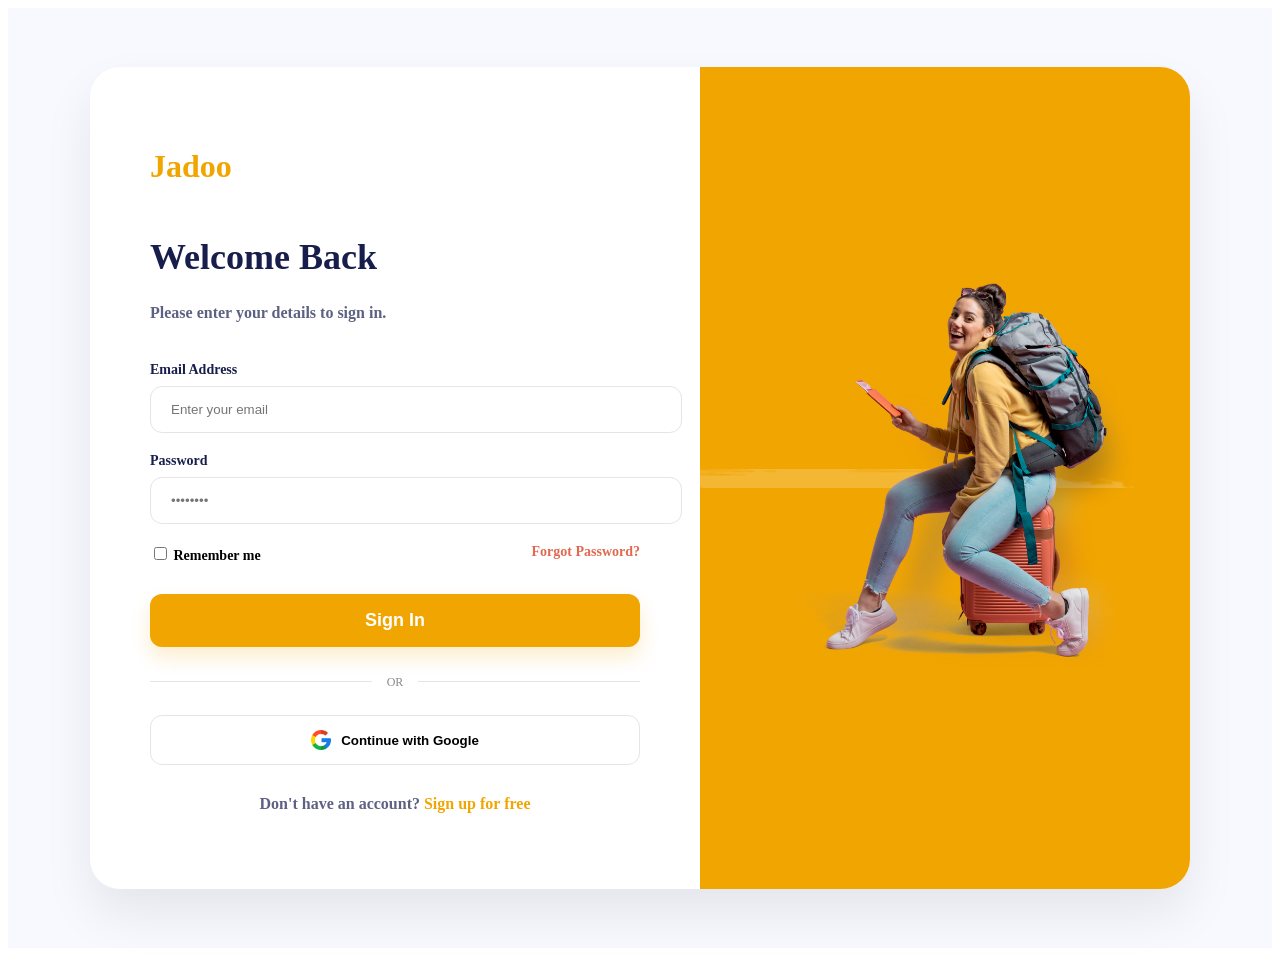
<file: Login.html>
<!DOCTYPE html>
<html lang="en">
<head>
    <meta charset="UTF-8">
    <meta name="viewport" content="width=device-width, initial-scale=1.0">
    <title>login page</title>
</head>
<body>
    <div class="login-page">
    <div class="login-container">
        <div class="login-content">
            <link rel="stylesheet" href="css/Login.css">
            <div class="logo">
                <h1>Jadoo<span class="dot1"></span><span class="dot2"></span></h1>
            </div>
            
            <h2 class="login-title">Welcome Back</h2>
            <p class="login-subtitle">Please enter your details to sign in.</p>

            <form class="login-form">
                <div class="input-group">
                    <label for="email">Email Address</label>
                    <input type="email" id="email" placeholder="Enter your email" required>
                </div>
                
                <div class="input-group">
                    <label for="password">Password</label>
                    <input type="password" id="password" placeholder="••••••••" required>
                </div>

                <div class="form-options">
                    <label class="remember-me">
                        <input type="checkbox"> Remember me
                    </label>
                    <a href="#" class="forgot-pass">Forgot Password?</a>
                </div>

                <button type="submit" class="btn-login">Sign In</button>
                
                <div class="divider">
                    <span>OR</span>
                </div>

                <button type="button" class="btn-google">
                    <img src="images/google.png" width="20px" alt="Google">
                    Continue with Google
                </button>
            </form>

            <p class="signup-link">Don't have an account? <a href="signup.html">Sign up for free</a></p>
        </div>
        
        <div class="login-visual">
            <div class="visual-bg-shape"></div>
            <img src="images/Traveller 1.png" alt="Travel" class="floating-img">
        </div>
    </div>
</div>
</body>
</html>
</file>
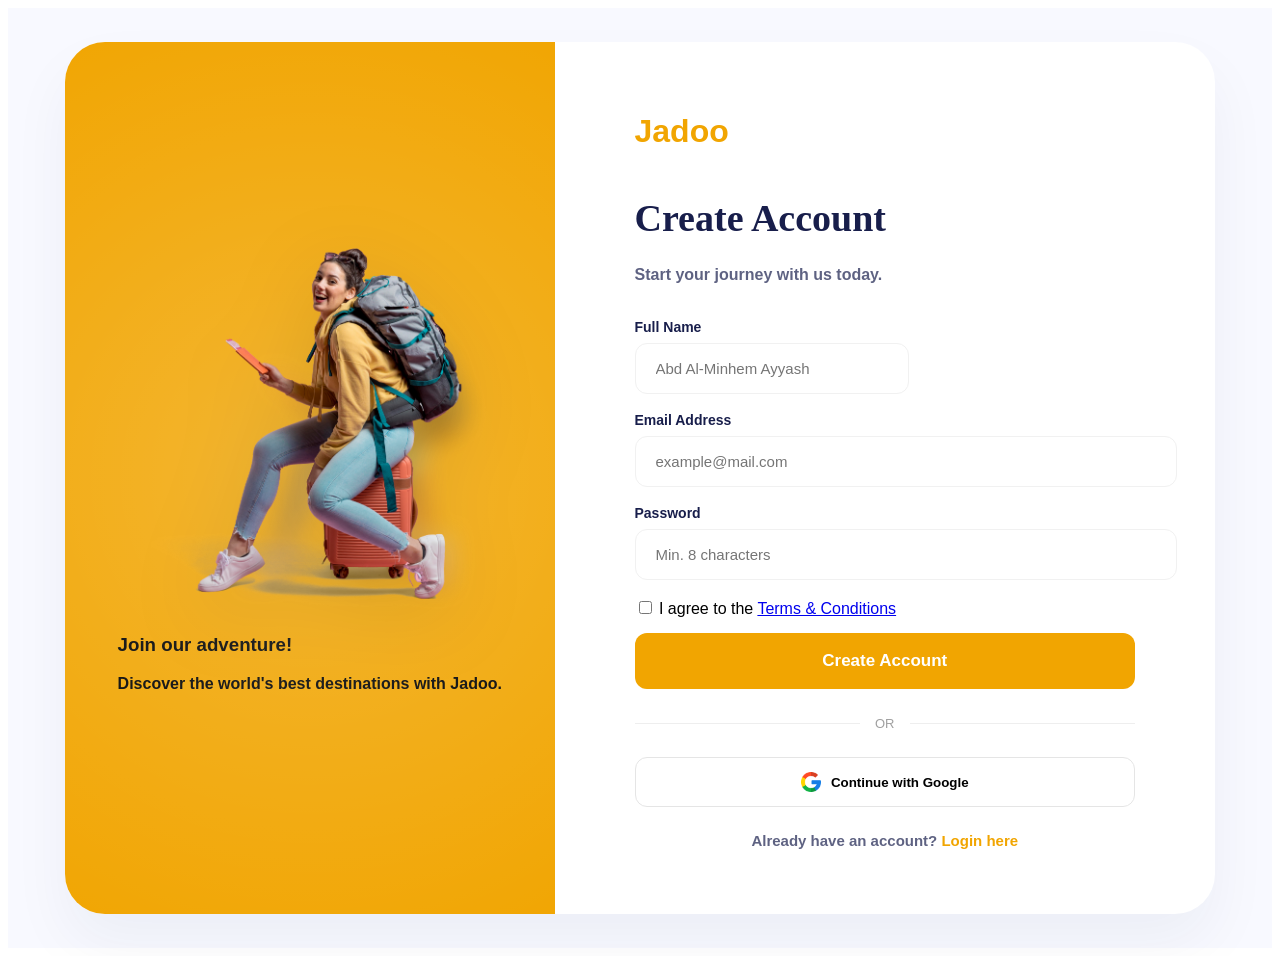
<file: signup.html>
<!DOCTYPE html>
<html lang="en">
<head>
    <meta charset="UTF-8">
    <meta name="viewport" content="width=device-width, initial-scale=1.0">
    <link rel="stylesheet" href="css/signup.css">
    <title>signup page</title>
</head>
<body>
    <div class="login-page">
    <div class="login-container">
        <div class="login-visual">
            <div class="visual-bg-shape"></div>
            <img src="images/Traveller 1.png" alt="Travel with us" class="floating-img">
            <div class="visual-text">
                <h3>Join our adventure!</h3>
                <p>Discover the world's best destinations with Jadoo.</p>
            </div>
        </div>

        <div class="login-content">
            <div class="logo">
                <h1>Jadoo<span class="dot1"></span><span class="dot2"></span></h1>
            </div>
            
            <h2 class="login-title">Create Account</h2>
            <p class="login-subtitle">Start your journey with us today.</p>

            <form class="login-form">
                <div class="input-row">
                    <div class="input-group">
                        <label for="fullname">Full Name</label>
                        <input type="text" id="fullname" placeholder="Abd Al-Minhem Ayyash" required>
                    </div>
                </div>

                <div class="input-group">
                    <label for="email">Email Address</label>
                    <input type="email" id="email" placeholder="example@mail.com" required>
                </div>
                
                <div class="input-group">
                    <label for="password">Password</label>
                    <input type="password" id="password" placeholder="Min. 8 characters" required>
                </div>

                <div class="form-options">
                    <label class="remember-me">
                        <input type="checkbox" required> I agree to the <a href="#" class="forgot-pass">Terms & Conditions</a>
                    </label>
                </div>

                <button type="submit" class="btn-login">Create Account</button>
                
                <div class="divider">
                    <span>OR</span>
                </div>

                <button type="button" class="btn-google">
                    <img src="images/google.png" width="20px" alt="Google">
                    Continue with Google
                </button>
            </form>

            <p class="signup-link">Already have an account? <a href="login.html">Login here</a></p>
        </div>
    </div>
</div>
</body>
</html>
</file>
<file: css/Login.css>
/* ====================== LOGIN PAGE STYLES ====================== */
.login-page {
    min-height: 100vh;
    display: flex;
    align-items: center;
    justify-content: center;
    background: #f8f9ff;
    padding: 20px;
}
.logo{
    color: #f1a501;
}
.login-container {
    background: #ffffff;
    width: 100%;
    max-width: 1100px;
    display: flex;
    border-radius: 30px;
    overflow: hidden;
    box-shadow: 0 25px 50px rgba(0,0,0,0.08);
}

.login-content {
    flex: 1;
    padding: 60px;
    display: flex;
    flex-direction: column;
    justify-content: center;
}

.login-title {
    font-family: 'Volkhov', serif;
    font-size: 36px;
    color: #181E4B;
    margin: 30px 0 10px;
}

.login-subtitle {
    color: #5E6282;
    font-weight: 600;
    margin-bottom: 40px;
}

.input-group {
    margin-bottom: 20px;
    text-align: left;
}

.input-group label {
    display: block;
    font-weight: 700;
    color: #181E4B;
    margin-bottom: 8px;
    font-size: 14px;
}

.input-group input {
    width: 100%;
    padding: 15px 20px;
    border: 1px solid #E5E5E5;
    border-radius: 12px;
    outline: none;
    transition: 0.3s;
}

.input-group input:focus {
    border-color: #f1a501;
}

.form-options {
    display: flex;
    justify-content: space-between;
    font-size: 14px;
    margin-bottom: 30px;
    font-weight: 600;
}

.forgot-pass {
    color: #DF6951;
    text-decoration: none;
}

.btn-login {
    width: 100%;
    background: #f1a501;
    color: white;
    border: none;
    padding: 16px;
    border-radius: 12px;
    font-size: 18px;
    font-weight: 700;
    cursor: pointer;
    transition: 0.3s;
    box-shadow: 0 10px 20px rgba(241, 165, 1, 0.2);
}

.btn-login:hover {
    background: #c58700;
    transform: translateY(-2px);
}

.divider {
    margin: 25px 0;
    position: relative;
    text-align: center;
}

.divider::before {
    content: "";
    position: absolute;
    top: 50%;
    left: 0;
    width: 100%;
    height: 1px;
    background: #E5E5E5;
    z-index: 1;
}

.divider span {
    background: #fff;
    padding: 0 15px;
    position: relative;
    z-index: 2;
    color: #888;
    font-size: 12px;
}

.btn-google {
    width: 100%;
    background: #fff;
    border: 1px solid #E5E5E5;
    padding: 14px;
    border-radius: 12px;
    display: flex;
    align-items: center;
    justify-content: center;
    gap: 10px;
    font-weight: 600;
    cursor: pointer;
    transition: 0.3s;
}

.btn-google:hover {
    background: #fcfcfc;
}

.signup-link {
    margin-top: 30px;
    text-align: center;
    color: #5E6282;
    font-weight: 600;
}

.signup-link a {
    color: #f1a501;
    text-decoration: none;
    font-weight: 700;
}

/* القسم المرئي الجانبي */
.login-visual {
    flex: 1;
    background: #f1a501; /* نفس لون الـ Find out more */
    position: relative;
    display: flex;
    align-items: center;
    justify-content: center;
    overflow: hidden;
}

.visual-bg-shape {
    position: absolute;
    width: 120%;
    height: 120%;
    background: url('../images/Vector(1).png') no-repeat center;
    background-size: contain;
    opacity: 0.2;
    filter: brightness(0) invert(1);
}

.floating-img {
    width: 80%;
    z-index: 2;
    animation: float 4s ease-in-out infinite;
}

@keyframes float {
    0%, 100% { transform: translateY(0); }
    50% { transform: translateY(-20px); }
}

/* Responsive */
@media (max-width: 992px) {
    .login-visual { display: none; }
    .login-content { padding: 40px 30px; }
    .login-container { max-width: 500px; }
}
</file>
<file: css/signup.css>
/* ============================================================
   SIGN UP & LOGIN STYLE (Modern Travel Style)
   ============================================================ */

/* 1. الحاوية الرئيسية لتوسيط الصفحة */
.login-page {
    min-height: 100vh;
    display: flex;
    align-items: center;
    justify-content: center;
    background: #f8f9ff; /* خلفية فاتحة جداً لإبراز الكارد */
    padding: 20px;
    font-family: 'Inter', sans-serif;
}
.logo{
    color: #f1a501;
}
/* 2. الكارد الرئيسي (نفس تصميم اللوجن) */
.login-container {
    background: #ffffff;
    width: 100%;
    max-width: 1150px;
    display: flex;
    border-radius: 40px; /* حواف دائرية كبيرة لتناسب ستايل الموقع */
    overflow: hidden;
    box-shadow: 0 30px 60px rgba(24, 30, 75, 0.05);
    position: relative;
}

/* 3. الجزء النصي (النماذج) */
.login-content {
    flex: 1.1;
    padding: 50px 80px;
    display: flex;
    flex-direction: column;
    justify-content: center;
}
.visual-text{
    font-weight: 600;
}
/* العناوين بنفس خط Volkhov */
.login-title {
    font-family: 'Volkhov', serif;
    font-size: 38px;
    color: #181E4B;
    margin: 25px 0 10px;
}

.login-subtitle {
  color: #5E6282;
    
    font-weight: 600;
    margin-bottom: 35px;
    
}

/* 4. تنسيق المدخلات (Inputs) */
.input-group {
    margin-bottom: 18px;
}

.input-group label {
    display: block;
    font-weight: 700;
    color: #181E4B;
    margin-bottom: 8px;
    font-size: 14px;
}

.input-group input {
    width: 100%;
    padding: 16px 20px;
    border: 1.5px solid #F1F1F1;
    border-radius: 12px;
    font-size: 15px;
    color: #181E4B;
    transition: all 0.3s ease;
}

.input-group input:focus {
    border-color: #f1a501;
    box-shadow: 0 0 0 4px rgba(241, 165, 1, 0.1);
    outline: none;
}

/* الصف المزدوج (للاسم الأول والأخير مثلاً) */
.input-row {
    display: flex;
    gap: 20px;
}

/* 5. الأزرار (نفس ستايل Find out more) */
.btn-login {
    width: 100%;
    background: #f1a501;
    color: white;
    border: none;
    padding: 18px;
    border-radius: 12px;
    font-size: 17px;
    font-weight: 700;
    cursor: pointer;
    transition: all 0.3s ease;
    margin-top: 15px;
}

.btn-login:hover {
    background: #c58700;
    transform: translateY(-3px);
    box-shadow: 0 15px 30px rgba(241, 165, 1, 0.2);
}

/* 6. الجزء البصري (الجرافيكس الجانبي) */
.login-visual {
    flex: 0.9;
    background: #f1a501; /* اللون البرتقالي الأساسي */
    position: relative;
    display: flex;
    flex-direction: column;
    align-items: center;
    justify-content: center;
    padding: 40px;
    overflow: hidden;
}

/* تأثير التمويه الخلفي (مثل ستايل الموقع) */
.visual-bg-shape {
    position: absolute;
    width: 150%;
    height: 150%;
    background: radial-gradient(circle, rgba(255,255,255,0.2) 0%, transparent 70%);
    top: -25%;
    right: -25%;
}

.floating-img {
    width: 90%;
    max-width: 400px;
    z-index: 2;
    filter: drop-shadow(0 20px 40px rgba(0,0,0,0.1));
    animation: floating 5s ease-in-out infinite;
}

@keyframes floating {
    0%, 100% { transform: translateY(0); }
    50% { transform: translateY(-15px); }
}

/* 7. الفواصل والروابط */
.divider {
    text-align: center;
    margin: 25px 0;
    position: relative;
}

.divider::after {
    content: "";
    position: absolute;
    width: 100%;
    height: 1px;
    background: #EEEEEE;
    left: 0;
    top: 50%;
    z-index: 1;
}
.btn-google {
    width: 100%;
    background: #fff;
    border: 1px solid #E5E5E5;
    padding: 14px;
    border-radius: 12px;
    display: flex;
    align-items: center;
    justify-content: center;
    gap: 10px;
    font-weight: 600;
    cursor: pointer;
    transition: 0.3s;
}

.btn-google:hover {
    background: #fcfcfc;
}

.divider span {
    background: #fff;
    padding: 0 15px;
    position: relative;
    z-index: 2;
    color: #A0A0A0;
    font-size: 13px;
}

.signup-link {
    text-align: center;
    margin-top: 25px;
    font-size: 15px;
    color: #5E6282;
    font-weight: 600;
}

.signup-link a {
    color: #f1a501;
    text-decoration: none;
    font-weight: 700;
}

/* 8. الاستجابة (Responsive) */
@media (max-width: 992px) {
    .login-container {
        flex-direction: column;
        max-width: 550px;
        border-radius: 30px;
    }
    .login-visual {
        display: none; /* إخفاء الصورة في الموبايل لتقليل الطول */
    }
    .login-content {
        padding: 40px 30px;
    }
    .input-row {
        flex-direction: column;
        gap: 0;
    }
}
</file>
